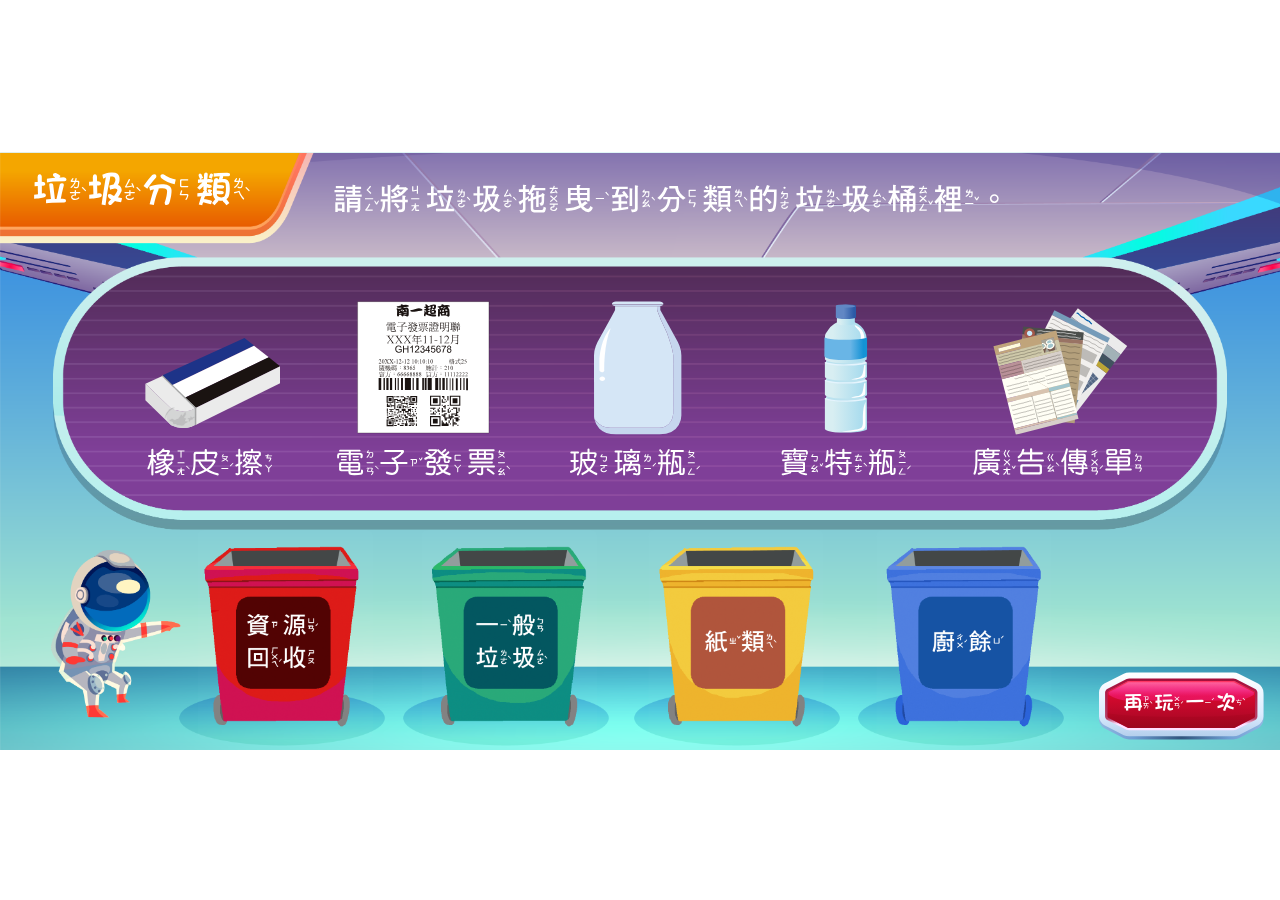
<file: Garbage/index.html>
﻿<!DOCTYPE html>
<!--
	NOTES:
	1. All tokens are represented by '$' sign in the template.
	2. You can write your code only wherever mentioned.
	3. All occurrences of existing tokens will be replaced by their appropriate values.
	4. Blank lines will be removed automatically.
	5. Remove unnecessary comments before creating your template.
-->
<html>
<head>
<meta charset="UTF-8">
<meta name="authoring-tool" content="Adobe_Animate_CC">
<title>垃圾分類</title>
<!-- write your code here -->
<style>
  #animation_container, #_preload_div_ {
	position:absolute;
	margin:auto;
	left:0;right:0;
	top:0;bottom:0;
  }
</style>
<script src="js/createjs.min.js"></script>
<script src="index.js"></script>
<script>
var canvas, stage, exportRoot, anim_container, dom_overlay_container, fnStartAnimation;
function init() {
	canvas = document.getElementById("canvas");
	anim_container = document.getElementById("animation_container");
	dom_overlay_container = document.getElementById("dom_overlay_container");
	var comp=AdobeAn.getComposition("FAE8C397356BCE4FB8656C260D83DC2C");
	var lib=comp.getLibrary();
	var loader = new createjs.LoadQueue(false);
	loader.installPlugin(createjs.Sound);
	loader.addEventListener("fileload", function(evt){handleFileLoad(evt,comp)});
	loader.addEventListener("complete", function(evt){handleComplete(evt,comp)});
	var lib=comp.getLibrary();
	loader.loadManifest(lib.properties.manifest);
}
function handleFileLoad(evt, comp) {
	var images=comp.getImages();	
	if (evt && (evt.item.type == "image")) { images[evt.item.id] = evt.result; }	
}
function handleComplete(evt,comp) {
	//This function is always called, irrespective of the content. You can use the variable "stage" after it is created in token create_stage.
	var lib=comp.getLibrary();
	var ss=comp.getSpriteSheet();
	var queue = evt.target;
	var ssMetadata = lib.ssMetadata;
	for(i=0; i<ssMetadata.length; i++) {
		ss[ssMetadata[i].name] = new createjs.SpriteSheet( {"images": [queue.getResult(ssMetadata[i].name)], "frames": ssMetadata[i].frames} )
	}
	var preloaderDiv = document.getElementById("_preload_div_");
	preloaderDiv.style.display = 'none';
	dom_overlay_container.style.display = canvas.style.display = 'block';
	exportRoot = new lib.垃圾分類();
	stage = new lib.Stage(canvas);
	stage.enableMouseOver();	
	//Registers the "tick" event listener.
	fnStartAnimation = function() {
		stage.addChild(exportRoot);
		createjs.Ticker.framerate = lib.properties.fps;
		createjs.Ticker.addEventListener("tick", stage);
	}	    
	//Code to support hidpi screens and responsive scaling.
	AdobeAn.makeResponsive(true,'both',true,1,[canvas,preloaderDiv,anim_container,dom_overlay_container]);	
	AdobeAn.compositionLoaded(lib.properties.id);
	fnStartAnimation();
}
function playSound(id, loop, offset) {
	return createjs.Sound.play(id, {'interrupt':createjs.Sound.INTERRUPT_EARLY, 'loop': loop, 'offset': offset});}
</script>
<!-- write your code here -->
</head>
<body onload="init();" style="margin:0px;">
	<div id="animation_container" style="background-color:rgba(255, 255, 255, 1.00); width:1920px; height:900px">
		<canvas id="canvas" width="1920" height="900" style="position: absolute; display: none; background-color:rgba(255, 255, 255, 1.00);"></canvas>
		<div id="dom_overlay_container" style="pointer-events:none; overflow:hidden; width:1920px; height:900px; position: absolute; left: 0px; top: 0px; display: none;">
		</div>
	</div>
    <div id='_preload_div_' style='position:absolute; top:0; left:0; display: inline-block; height:900px; width: 1920px; text-align: center;'>	<span style='display: inline-block; height: 100%; vertical-align: middle;'></span>	<img src=images/_preloader.gif style='vertical-align: middle; max-height: 100%'/></div>

<script>
(function() {
    // 這樣無論是 /web/ 還是 /web 都會統一變成 /web 
    const path = window.location.pathname.replace(/\/$/, ""); 
    const TIME_KEY = `VERCOUNT_TIME_${path}`; // 每個分頁獨立計算冷卻時間
    const VAL_KEY = `VERCOUNT_VAL_${path}`;   // 每個分頁獨立存儲 PV 數
    
    const COOL_DOWN = 30 * 60 * 1000; 
    const now = Date.now();
    const lastVisit = localStorage.getItem(TIME_KEY);
    
    // 計算剩餘秒數
    const timeLeft = lastVisit ? Math.ceil((parseInt(lastVisit) + COOL_DOWN - now) / 1000) : 0;

    if (timeLeft <= 0) {
        console.log(`%c[Vercount]%c 路徑 ${path} 冷卻結束，更新數據...`, "color:#00b894;font-weight:bold", "color:inherit");
        
        const script = document.createElement('script');
        script.src = "https://events.vercount.one/js";
        script.defer = true;
        
        script.onload = () => {
            setTimeout(() => {
                const pvVal = document.getElementById('busuanzi_value_page_pv')?.innerText;
                if (pvVal) {
                    localStorage.setItem(VAL_KEY, pvVal);
                    localStorage.setItem(TIME_KEY, now); // 成功抓到才更新時間
                }
            }, 1500);
        };
        document.head.appendChild(script);
    } else {
        const lastVal = localStorage.getItem(VAL_KEY) || "--";
        console.log(`%c[Vercount]%c ${path} 冷卻中（剩 ${timeLeft} 秒）。顯示舊值：${lastVal}`, "color:#f1c40f;font-weight:bold", "color:inherit");

        window.addEventListener('load', () => {
            const pvSpan = document.getElementById('busuanzi_value_page_pv');
            if (pvSpan) pvSpan.innerText = lastVal;
        });
    }
})();
</script>
</body>

</html>
</file>
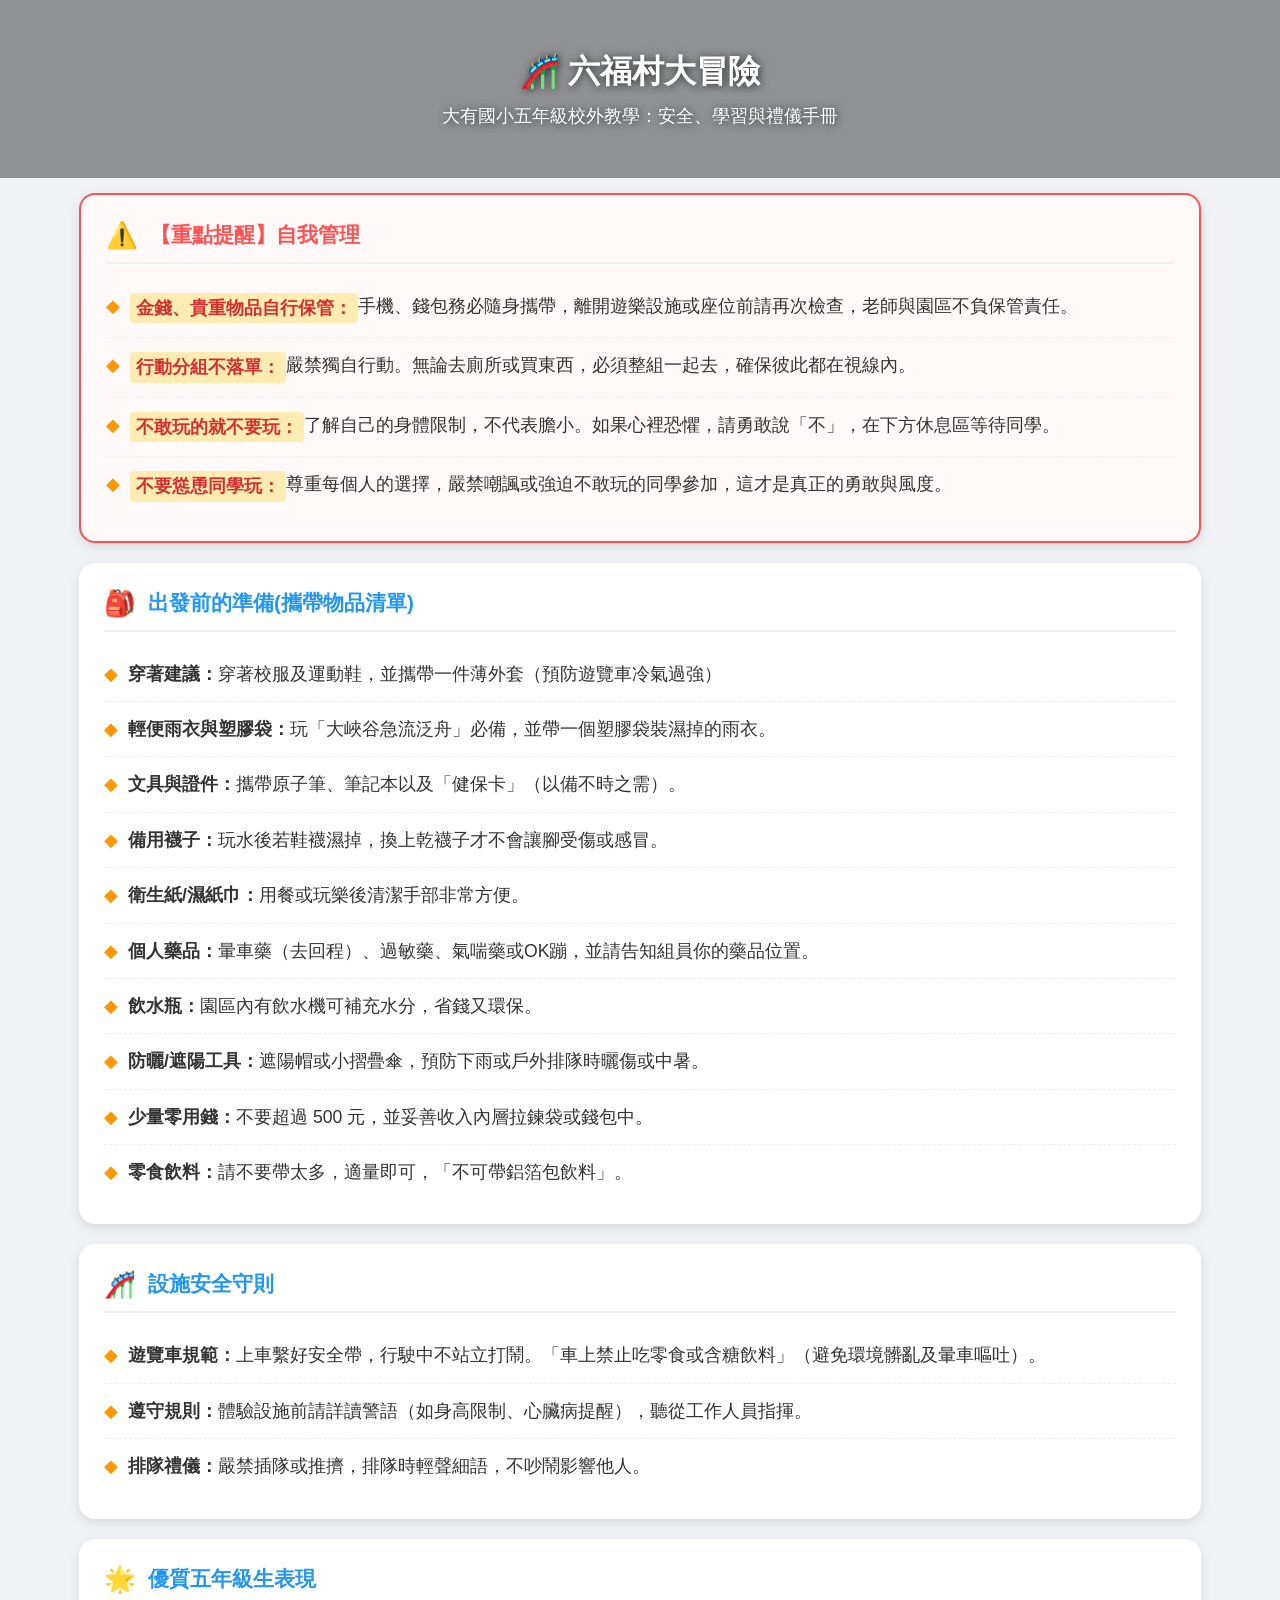
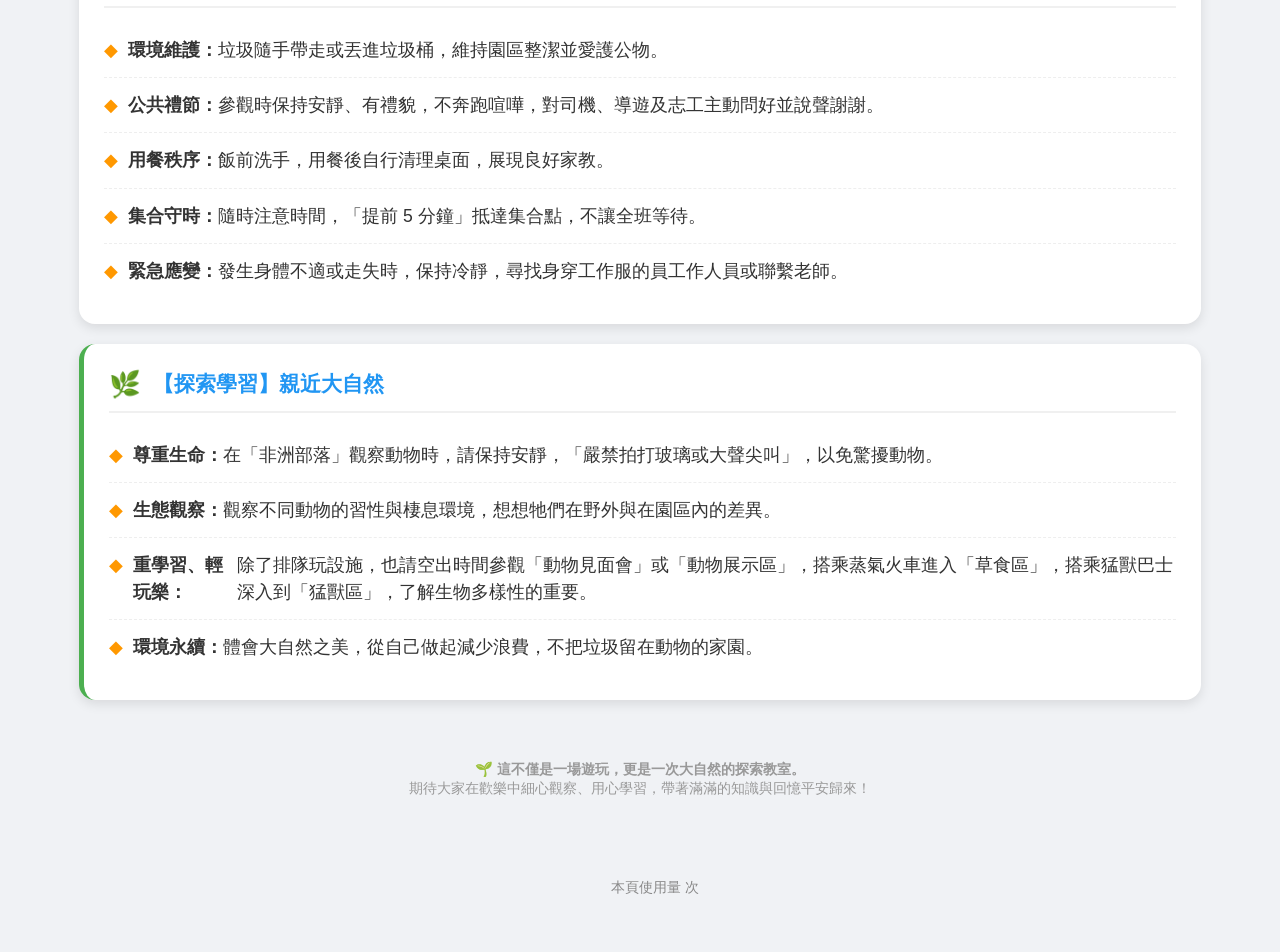
<file: LeofooSafariExploration/index.html>
<!DOCTYPE html>
<html lang="zh-Hant">
<head>
    <meta charset="UTF-8">
    <meta name="viewport" content="width=device-width, initial-scale=1.0, maximum-scale=1.0, user-scalable=no">
    <title>六福村校外教學手冊 - 大有國小五年級專屬</title>
    <style>
        :root {
            --primary: #FF9800;
            --secondary: #2196F3;
            --danger: #FF5252;
            --success: #4CAF50;
            --text: #333;
        }
        
        * { box-sizing: border-box; }
        
        body {
            font-family: -apple-system, "Noto Sans TC", "Microsoft JhengHei", sans-serif;
            background-color: #f0f2f5;
            margin: 0;
            padding: 0;
            color: var(--text);
            -webkit-text-size-adjust: 100%;
        }

        header {
            background: linear-gradient(rgba(0,0,0,0.4), rgba(0,0,0,0.4)), 
                        url('https://images.unsplash.com/photo-1505673542670-a5e3ff5b14a3?auto=format&fit=crop&w=800&q=80');
            background-size: cover;
            background-position: center;
            color: white;
            text-align: center;
            padding: 50px 20px;
            text-shadow: 1px 1px 8px rgba(0,0,0,0.7);
        }

        header h1 { margin: 0; font-size: 2rem; }
        header p { margin: 10px 0 0; font-size: 1.1rem; }

        /* 調整容器左右寬度：max-width 控制最大寬度 */
        .container {
            padding: 15px;
            max-width: 90%; /* 這裡可以調整框框的左右大小 */
            margin: 0 auto;
        }

        .section-card {
            background: white;
            border-radius: 16px;
            padding: 25px; /* 這裡調整框內字跟邊框的距離 */
            margin-bottom: 20px;
            box-shadow: 0 4px 12px rgba(0,0,0,0.1);
        }

        .title-row {
            display: flex;
            align-items: center;
            margin-bottom: 15px;
            border-bottom: 2px solid #f0f0f0;
            padding-bottom: 12px;
        }

        .title-row .icon { font-size: 1.6rem; margin-right: 12px; }
        .title-row h2 { margin: 0; font-size: 1.3rem; color: var(--secondary); }

        /* 重要提醒顏色 */
        .urgent { border: 2px solid var(--danger); background-color: #FFF9F9; }
        .urgent h2 { color: var(--danger); }

        ul { list-style: none; padding: 0; margin: 0; }

        /* 調整 li 中文字的大小 */
        li {
            padding: 14px 0;
            border-bottom: 1px dashed #eee;
            display: flex;
            align-items: flex-start;
            font-size: 1.1rem; /* 👈 這裡調整字體大小 */
            line-height: 1.5;
        }

        li:last-child { border-bottom: none; }

        li::before {
            content: "◆";
            color: var(--primary);
            margin-right: 10px;
            flex-shrink: 0;
        }

        .highlight {
            font-weight: bold;
            color: #d32f2f;
            background-color: #ffecb3;
            padding: 2px 6px;
            border-radius: 4px;
        }

        footer {
            text-align: center;
            padding: 40px 20px;
            font-size: 0.9rem;
            color: #999;
        }

        /* 手機版排版優化 */
        @media screen and (max-width: 768px) {
            .container {
                max-width: 98%;
                padding: 10px;
            }
            
            .section-card {
                padding: 20px 15px;
            }

            li {
                display: block; /* 核心修正：取消 flex 橫向排列 */
                position: relative;
                padding-left: 25px; /* 為符號留出空間 */
                padding-bottom: 12px;
            }

            li::before {
                position: absolute;
                left: 0;
                top: 14px; /* 對齊第一行文字 */
            }

            /* 核心修正：將標題改為區塊顯示，達成上下排 */
            .highlight, li strong {
                display: block;
                margin-bottom: 5px;
                width: 100%;
            }
        }
    </style>
</head>
<body>

<header>
    <h1>🎢 六福村大冒險</h1>
    <p>大有國小五年級校外教學：安全、學習與禮儀手冊</p>
</header>

<div class="container">

    <div class="section-card urgent">
        <div class="title-row">
            <span class="icon">⚠️</span>
            <h2>【重點提醒】自我管理</h2>
        </div>
        <ul>
            <li><span class="highlight">金錢、貴重物品自行保管：</span> 手機、錢包務必隨身攜帶，離開遊樂設施或座位前請再次檢查，老師與園區不負保管責任。</li>
            <li><span class="highlight">行動分組不落單：</span> 嚴禁獨自行動。無論去廁所或買東西，必須整組一起去，確保彼此都在視線內。</li>
            <li><span class="highlight">不敢玩的就不要玩：</span> 了解自己的身體限制，不代表膽小。如果心裡恐懼，請勇敢說「不」，在下方休息區等待同學。</li>
            <li><span class="highlight">不要慫恿同學玩：</span> 尊重每個人的選擇，嚴禁嘲諷或強迫不敢玩的同學參加，這才是真正的勇敢與風度。</li>
        </ul>
    </div>

    <div class="section-card">
        <div class="title-row">
            <span class="icon">🎒</span>
            <h2>出發前的準備(攜帶物品清單)</h2>
        </div>
        <ul>
            <li><strong>穿著建議：</strong> 穿著校服及運動鞋，並攜帶一件薄外套（預防遊覽車冷氣過強）</li>
            <li><strong>輕便雨衣與塑膠袋：</strong> 玩「大峽谷急流泛舟」必備，並帶一個塑膠袋裝濕掉的雨衣。</li>
            <li><strong>文具與證件：</strong> 攜帶原子筆、筆記本以及「健保卡」（以備不時之需）。</li>
            <li><strong>備用襪子：</strong> 玩水後若鞋襪濕掉，換上乾襪子才不會讓腳受傷或感冒。</li>
            <li><strong>衛生紙/濕紙巾：</strong> 用餐或玩樂後清潔手部非常方便。</li>
            <li><strong>個人藥品：</strong> 暈車藥（去回程）、過敏藥、氣喘藥或OK蹦，並請告知組員你的藥品位置。</li>
            <li><strong>飲水瓶：</strong> 園區內有飲水機可補充水分，省錢又環保。</li>
            <li><strong>防曬/遮陽工具：</strong> 遮陽帽或小摺疊傘，預防下雨或戶外排隊時曬傷或中暑。</li>
            <li><strong>少量零用錢：</strong> 不要超過 500 元，並妥善收入內層拉鍊袋或錢包中。</li>
            <li><strong>零食飲料：</strong> 請不要帶太多，適量即可，「不可帶鋁箔包飲料」。</li>
        </ul>
    </div>

    <div class="section-card">
        <div class="title-row">
            <span class="icon">🎢</span>
            <h2>設施安全守則</h2>
        </div>
        <ul>
            <li><strong>遊覽車規範：</strong> 上車繫好安全帶，行駛中不站立打鬧。「車上禁止吃零食或含糖飲料」（避免環境髒亂及暈車嘔吐）。</li>
            <li><strong>遵守規則：</strong> 體驗設施前請詳讀警語（如身高限制、心臟病提醒），聽從工作人員指揮。</li>
            <li><strong>排隊禮儀：</strong> 嚴禁插隊或推擠，排隊時輕聲細語，不吵鬧影響他人。</li>
        </ul>
    </div>

    <div class="section-card">
        <div class="title-row">
            <span class="icon">🌟</span>
            <h2>優質五年級生表現</h2>
        </div>
        <ul>
            <li><strong>環境維護：</strong> 垃圾隨手帶走或丟進垃圾桶，維持園區整潔並愛護公物。</li>
            <li><strong>公共禮節：</strong> 參觀時保持安靜、有禮貌，不奔跑喧嘩，對司機、導遊及志工主動問好並說聲謝謝。</li>
            <li><strong>用餐秩序：</strong> 飯前洗手，用餐後自行清理桌面，展現良好家教。</li>
            <li><strong>集合守時：</strong> 隨時注意時間，「提前 5 分鐘」抵達集合點，不讓全班等待。</li>
            <li><strong>緊急應變：</strong> 發生身體不適或走失時，保持冷靜，尋找身穿工作服的員工作人員或聯繫老師。</li>
        </ul>
    </div>
    
    <div class="section-card" style="border-left: 5px solid var(--success);">
        <div class="title-row">
            <span class="icon">🌿</span>
            <h2>【探索學習】親近大自然</h2>
        </div>
        <ul>
            <li><strong>尊重生命：</strong> 在「非洲部落」觀察動物時，請保持安靜，「嚴禁拍打玻璃或大聲尖叫」，以免驚擾動物。</li>
            <li><strong>生態觀察：</strong> 觀察不同動物的習性與棲息環境，想想牠們在野外與在園區內的差異。</li>
            <li><strong>重學習、輕玩樂：</strong> 除了排隊玩設施，也請空出時間參觀「動物見面會」或「動物展示區」，搭乘蒸氣火車進入「草食區」，搭乘猛獸巴士深入到「猛獸區」，了解生物多樣性的重要。</li>
            <li><strong>環境永續：</strong> 體會大自然之美，從自己做起減少浪費，不把垃圾留在動物的家園。</li>
        </ul>
    </div>

<footer>
    🌱 <b>這不僅是一場遊玩，更是一次大自然的探索教室。</b><br>
    期待大家在歡樂中細心觀察、用心學習，帶著滿滿的知識與回憶平安歸來！
</footer>

<footer>
  <span id="busuanzi_container_page_pv">
    本頁使用量 <span id="busuanzi_value_page_pv"></span> 次
</span>
</footer>


<style>
#busuanzi_container_page_pv {
    color: #888;
    font-size: 0.9rem;
    margin-left: 15px;
    padding-left: 15px;
}

#busuanzi_value_page_pv {
    color: #00b894;
    font-weight: bold;
}
</style>


<script>
(function() {
    // return; // 取消此行可停止計數，直接在這裡回傳，後面的代碼完全不執行
    
    // 計數器這樣無論是 /web/ 還是 /web 都會統一變成 /web 
    const path = window.location.pathname.replace(/\/$/, ""); 
    const TIME_KEY = `VERCOUNT_TIME_${path}`; // 每個分頁獨立計算冷卻時間
    const VAL_KEY = `VERCOUNT_VAL_${path}`;   // 每個分頁獨立存儲 PV 數
    
    const COOL_DOWN = 30 * 60 * 1000; 
    const now = Date.now();
    const lastVisit = localStorage.getItem(TIME_KEY);
    
    // 計算剩餘秒數
    const timeLeft = lastVisit ? Math.ceil((parseInt(lastVisit) + COOL_DOWN - now) / 1000) : 0;

    if (timeLeft <= 0) {
        console.log(`%c[Vercount]%c 路徑 ${path} 冷卻結束，更新數據...`, "color:#00b894;font-weight:bold", "color:inherit");
        
        const script = document.createElement('script');
        script.src = "https://events.vercount.one/js";
        script.defer = true;
        
        script.onload = () => {
            setTimeout(() => {
                const pvVal = document.getElementById('busuanzi_value_page_pv')?.innerText;
                if (pvVal) {
                    localStorage.setItem(VAL_KEY, pvVal);
                    localStorage.setItem(TIME_KEY, now); // 成功抓到才更新時間
                }
            }, 1500);
        };
        document.head.appendChild(script);
    } else {
        const lastVal = localStorage.getItem(VAL_KEY) || "--";
        console.log(`%c[Vercount]%c ${path} 冷卻中（剩 ${timeLeft} 秒）。顯示舊值：${lastVal}`, "color:#f1c40f;font-weight:bold", "color:inherit");

        window.addEventListener('load', () => {
            const pvSpan = document.getElementById('busuanzi_value_page_pv');
            if (pvSpan) pvSpan.innerText = lastVal;
        });
    }
})();
</script>


</div>

</body>
</html>
</file>
